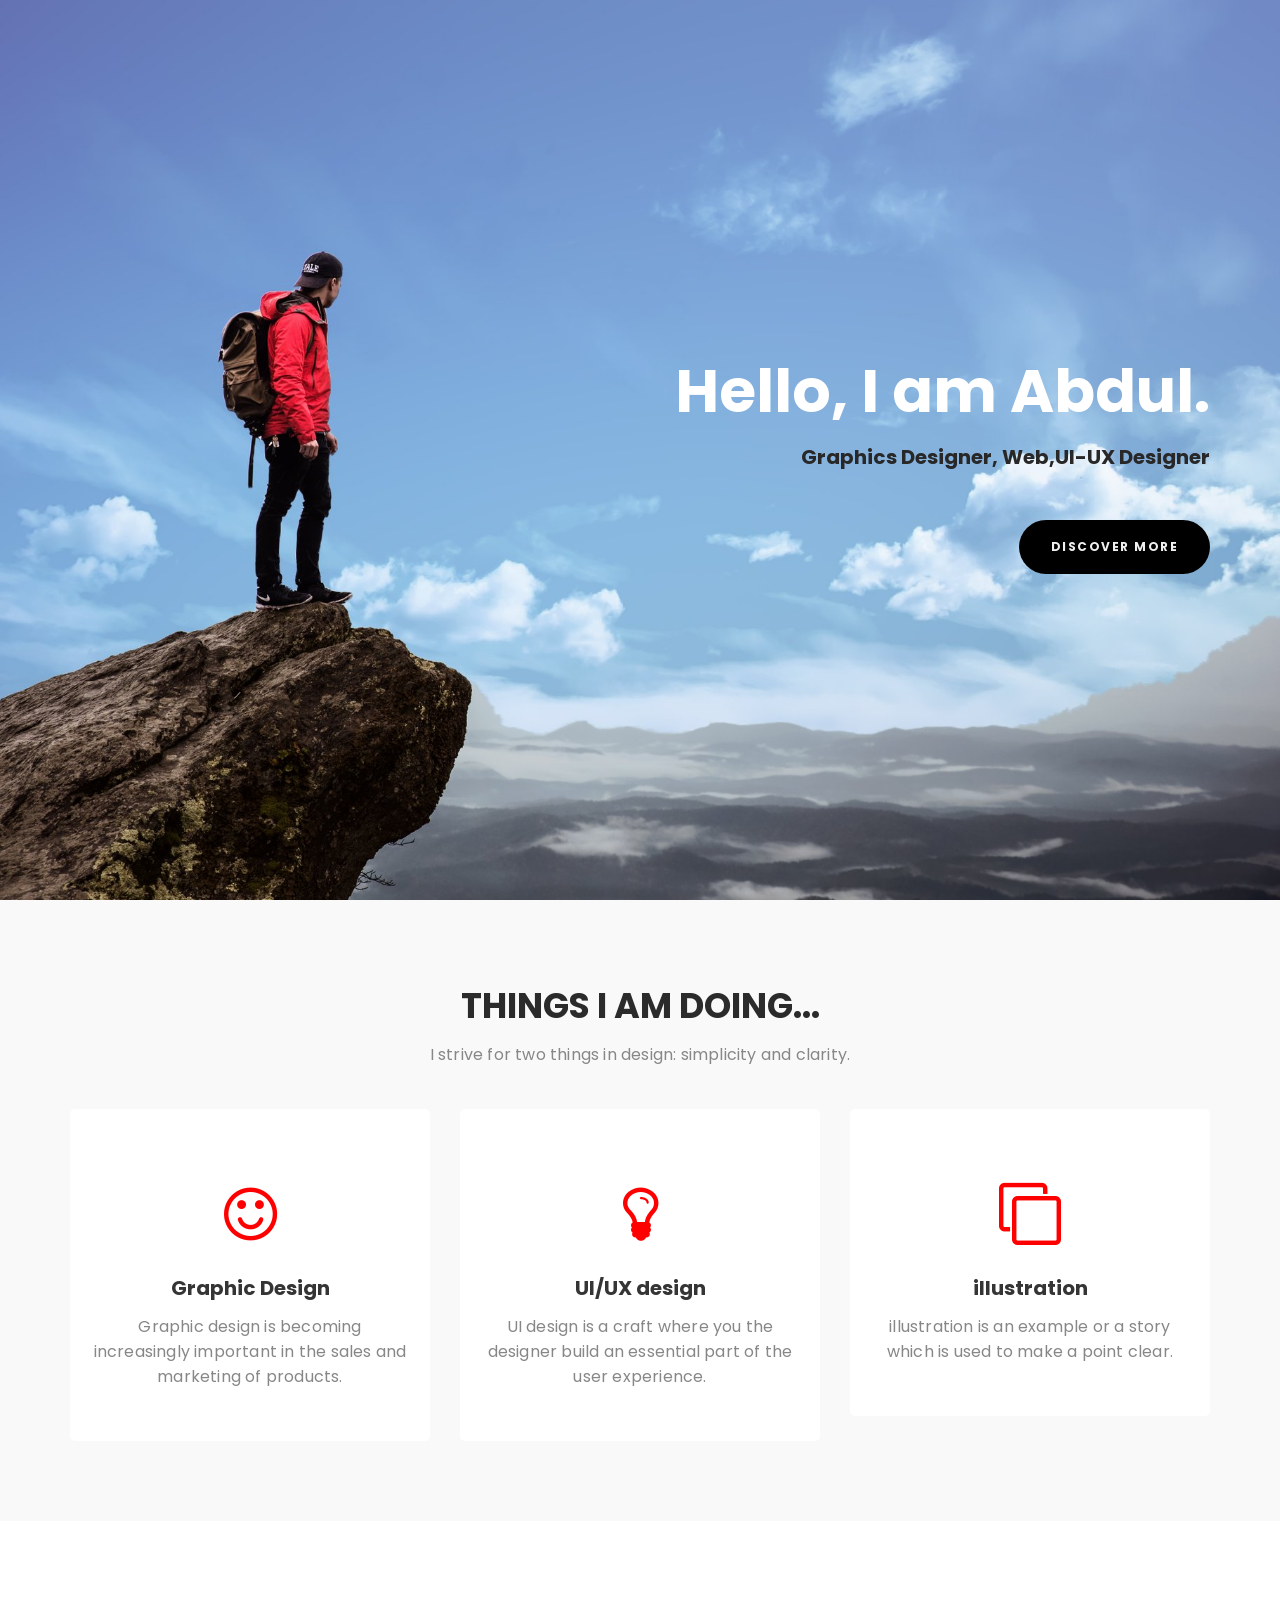
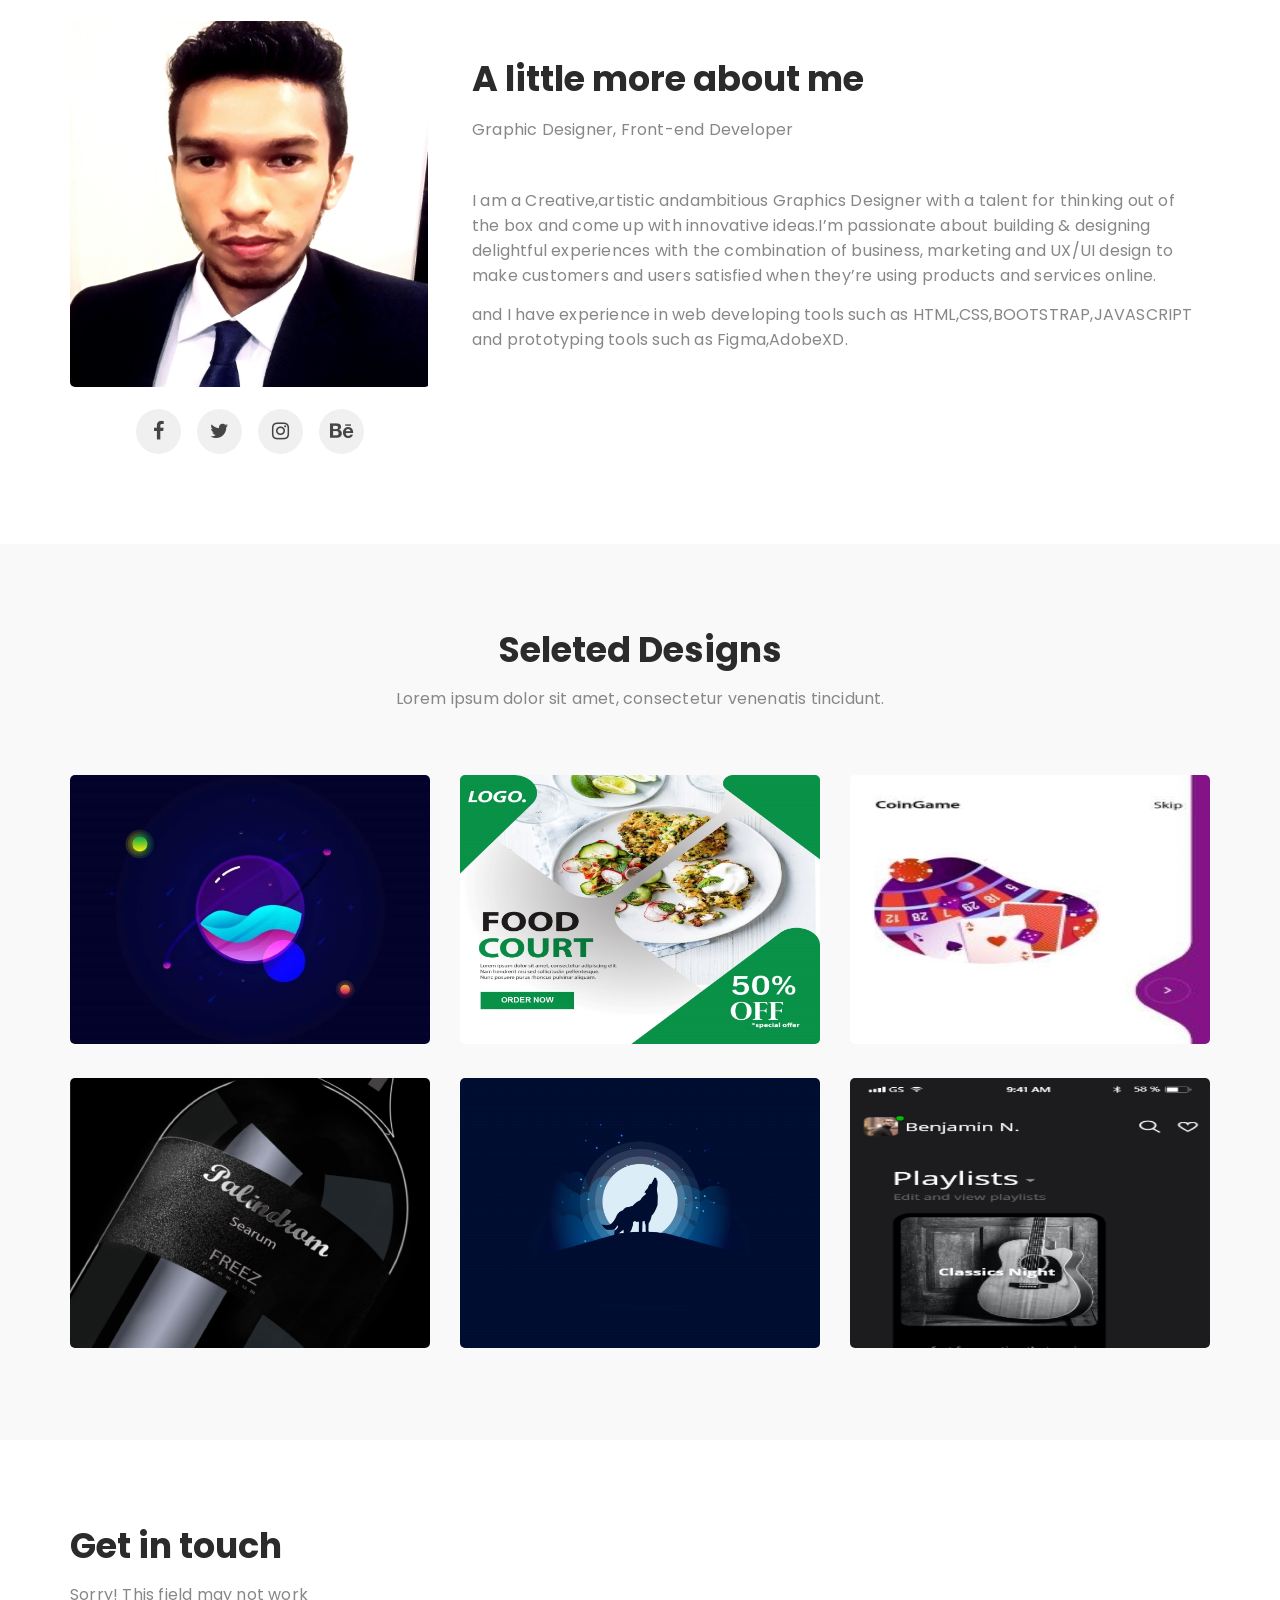
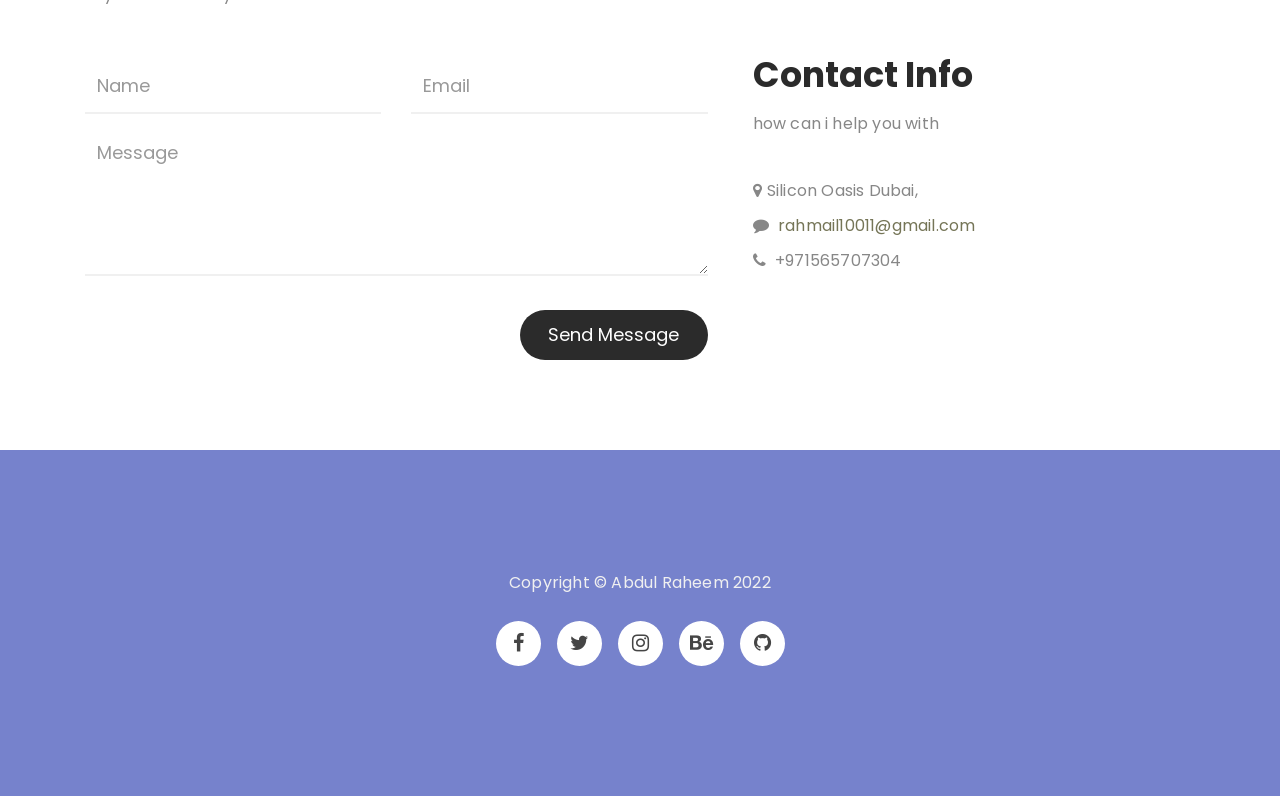
<file: index.html>
<!DOCTYPE html>
<html lang="en">
<head>

<meta charset="UTF-8">
<meta http-equiv="X-UA-Compatible" content="IE=Edge">
<meta name="description" content="">
<meta name="keywords" content="">
<meta name="author" content="">
<meta name="viewport" content="width=device-width, initial-scale=1, maximum-scale=1">

<title>Portfolio</title>
<!--

Template 2087 Kalay

http://www.tooplate.com/view/2087-kalay

-->
<link rel="stylesheet" href="css/bootstrap.min.css">
<link rel="stylesheet" href="css/animate.css">
<link rel="stylesheet" href="css/magnific-popup.css">
<link rel="stylesheet" href="css/font-awesome.min.css">

<!-- MAIN CSS -->
<link rel="stylesheet" href="css/tooplate-style.css">

</head>
<body>

<!-- PRE LOADER -->
<div class="preloader">
     <div class="spinner">
          <span class="spinner-rotate"></span>
     </div>
</div>


<!-- HOME SECTION -->
<section id="home" class="parallax-section">
     <div class="container">
          <div class="row">

               <div class="col-md-offset-5 col-md-7 col-sm-12">
                    <div class="home-thumb">
                         <h1 class="wow fadeInUp" data-wow-delay="0.4s">Hello, I am Abdul.</h1>
                         <h4 class="wow fadeInUp white-color" data-wow-delay="0.6s">Graphics Designer, Web,UI-UX Designer </h4>
                         <a href="#service" class="wow fadeInUp smoothScroll btn btn-default section-btn" data-wow-delay="1s">discover more</a>
                    </div>
               </div>

          </div>
     </div>
</section>


<!-- SERVICE SECTION -->
<section id="service" class="parallax-section">
     <div class="container">
          <div class="row">

               <div class="wow fadeInUp section-title" data-wow-delay="0.2s">
                    <!-- SECTION TITLE -->
                    <h2 class="text-uppercase">things i am doing...</h2>
                    <p>I strive for two things in design: simplicity and clarity.</p>
               </div>

               <div class="col-md-4 col-sm-6 col-lg-4 wow fadeInUp" data-wow-delay="0.4s">
                    <div class="service-thumb">
                         <i class="fa fa-smile-o"></i>
                         <h4>Graphic Design</h4>
                         <p>Graphic design is becoming increasingly important in the sales and marketing of products.</p>
                    </div>
               </div>

               

               <div class="col-md-4 col-sm-6 col-lg-4 wow fadeInUp" data-wow-delay="0.6s">
                    <div class="service-thumb">
                         <i class="fa fa-lightbulb-o"></i>
                         <h4>UI/UX design</h4>
                         <p>UI design is a craft where you the designer build an essential part of the user experience.</p>
                    </div>
               </div>

               <div class="col-md-4 col-sm-6 col-lg-4 wow fadeInUp" data-wow-delay="0.8s">
                    <div class="service-thumb">
                         <i class="fa fa-clone"></i>
                         <h4>illustration</h4>
                         <p>illustration is an example or a story which is used to make a point clear.</p>
                    </div>
               </div>
               
          </div>
     </div>
</section>


<!-- ABOUT SECTION -->
<section id="about" class="parallax-section">
     <div class="container">
          <div class="row">
               
               <div class="col-md-4 col-sm-8">
                    <div class="about-image-thumb">
                         <img src="./images/profile-image.jpg" class="wow fadeInUp img-responsive" data-wow-delay="0.2s" alt="about image">
                         <ul class="social-icon">
                              <li><a href="#" class="fa fa-facebook"></a></li>
                              <li><a href="#" class="fa fa-twitter"></a></li>
                              <li><a href="#" class="fa fa-instagram"></a></li>
                              <li><a href="#" class="fa fa-behance"></a></li>
                         </ul>
                    </div>
               </div>

               <div class="col-md-8 col-sm-12">
                    <div class="about-thumb">
                         <!-- SECTION TITLE -->
                         <div class="wow fadeInUp section-title" data-wow-delay="0.6s">
                              <h2>A little more about me</h2>
                              <p>Graphic Designer, Front-end Developer</p>
                         </div>
                         <div class="wow fadeInUp" data-wow-delay="0.8s">
                              <p>I am a Creative,artistic andambitious Graphics Designer with a talent for thinking out of the box
                                   and come up with innovative ideas.I’m passionate about building & designing delightful experiences with the combination of business, marketing and UX/UI design to make customers and users satisfied when they’re using products and services online.
                              </p>
                              <p>and I have experience in web developing tools such as HTML,CSS,BOOTSTRAP,JAVASCRIPT and
                                   prototyping tools such as Figma,AdobeXD.</p></p>
                         </div>
                    </div>
               </div>

          </div>
     </div>
</section>


<!-- WORK SECTION -->
<section id="work" class="parallax-section">
     <div class="container">
          <div class="row">

               <div class="col-md-12 col-sm-12">
                    <!-- SECTION TITLE -->
                    <div class="wow fadeInUp section-title" data-wow-delay="0.2s">
                         <h2>Seleted Designs</h2>
                         <p>Lorem ipsum dolor sit amet, consectetur venenatis tincidunt.</p>
                    </div>
               </div>

               <div class="wow fadeInUp col-md-4 col-sm-6" data-wow-delay="0.4s">
                    <!-- WORK THUMB -->
                    <div class="work-thumb">
                         <a href="./images/planet.jpg" class="image-popup">
                              <div class="work-thumb-overlay">
                                   <h4 class="white-color">Glass Planet</h4>
                                   <h2>illustration</h2>
                              </div>
                              <img src="./images/planet tub.jpg" class="img-responsive" alt="Work 1">
                         </a>
                    </div>
               </div>

               <div class="wow fadeInUp col-md-4 col-sm-6" data-wow-delay="0.4s">
                    <!-- WORK THUMB -->
                    <div class="work-thumb">
                         <a href="./images/web banner.jpg" class="image-popup">
                              <div class="work-thumb-overlay">
                                   <h4 class="white-color">Social media banner</h4>
                                   <h2>Graphic Design</h2>
                              </div>
                              <img src="./images/web banner tum.jpg" class="img-responsive" alt="Work 2">
                         </a>
                    </div>
               </div>

               <div class="wow fadeInUp col-md-4 col-sm-6" data-wow-delay="0.4s">
                    <!-- WORK THUMB -->
                    <div class="work-thumb">
                         <a href="./images/liquid swipe ui-02.jpg" class="image-popup">
                              <div class="work-thumb-overlay">
                                   <h4 class="white-color">Coin Game</h4>
                                   <h2>UI-UX</h2>
                              </div>
                              <img src="./images/liquid swipe ui tum.jpg" class="img-responsive" alt="Work 3">
                         </a>
                    </div>
               </div>

               <div class="wow fadeInUp col-md-4 col-sm-6" data-wow-delay="0.4s">
                    <!-- WORK THUMB -->
                    <div class="work-thumb">
                         <a href="./images/bottle.png" class="image-popup">
                              <div class="work-thumb-overlay">
                                   <h4 class="white-color">Freez premium</h4>
                                   <h2>Branding</h2>
                              </div>
                              <img src="./images/bottle tmb.png" class="img-responsive" alt="Work 3">
                         </a>
                    </div>
               </div>

               <div class="wow fadeInUp col-md-4 col-sm-6" data-wow-delay="0.4s">
                    <!-- WORK THUMB -->
                    <div class="work-thumb">
                         <a href="https://www.behance.net/gallery/136197689/Homely-furniture-mobile-app-ui/modules/770504867" class="image-popup">
                              <div class="work-thumb-overlay">
                                   <h4 class="white-color">Wolf silhouette</h4>
                                   <h2>illustration</h2>
                              </div>
                              <img src="./images/wolf-01tum.jpg" class="img-responsive" alt="Work 3">
                         </a>
                    </div>
               </div>

               <div class="wow fadeInUp col-md-4 col-sm-6" data-wow-delay="0.4s">
                    <!-- WORK THUMB -->
                    <div class="work-thumb">
                         <a href="./images/iPhone X-XS-11 Pro – 1.png" class="image-popup">
                              <div class="work-thumb-overlay">
                                   <h4 class="white-color">Music app</h4>
                                   <h2>UI-UX</h2>
                              </div>
                              <img src="./images/iphone tum.png" class="img-responsive" alt="Work 3">
                         </a>
                    </div>
               </div>
          </div>
     </div>
</section>


<!-- CONTACT SECTION -->
<section id="contact" class="parallax-section">
     <div class="container">
          <div class="row">

               <div class="col-md-12 col-sm-12">
                    <!-- SECTION TITLE -->
                    <div class="wow fadeInUp section-title" data-wow-delay="0.2s">
                         <h2>Get in touch</h2>
                         <p>Sorry! This field may not work</p>
                    </div>
               </div>

               <div class="col-md-7 col-sm-10">
                    <!-- CONTACT FORM HERE -->
                    <div class="wow fadeInUp" data-wow-delay="0.4s">
                        <form id="contact-form" action="#" method="get">
                              <div class="col-md-6 col-sm-6">
                                   <input type="text" class="form-control" name="name" placeholder="Name" required="">
                              </div>
                              <div class="col-md-6 col-sm-6">
                                   <input type="email" class="form-control" name="email" placeholder="Email" required="">
                              </div>
                              <div class="col-md-12 col-sm-12">
                                   <textarea class="form-control" rows="5" name="message" placeholder="Message" required=""></textarea>
                              </div>
                              <div class="col-md-offset-8 col-md-4 col-sm-offset-6 col-sm-6">
                                   <button id="submit" type="submit" class="form-control" name="submit">Send Message</button>
                              </div>
                        </form>
                    </div>
               </div>

               <div class="col-md-5 col-sm-8">
                    <!-- CONTACT INFO -->
                    <div class="wow fadeInUp contact-info" data-wow-delay="0.4s">
                         <div class="section-title">
                              <h2>Contact Info</h2>
                              <p>how can i help you with</p>
                         </div>
                         
                         <p><i class="fa fa-map-marker"></i>Silicon Oasis Dubai,</p>
                         <p><i class="fa fa-comment"></i> <a href="mailto:info@company.com">rahmail10011@gmail.com</a></p>
                         <p><i class="fa fa-phone"></i> +971565707304</p>
                    </div>
               </div>

          </div>
     </div>
</section>


<!-- FOOTER SECTION -->
<footer>
    <div class="container">
        <div class="row">

               <div class="wow fadeInUp col-md-12 col-sm-12" data-wow-delay="0.8s">
                    <p class="white-color">Copyright &copy; Abdul Raheem 2022
                    </p>
                    <div class="wow fadeInUp" data-wow-delay="1s">
                         <ul class="social-icon">
                              <li><a href="#" class="fa fa-facebook"></a></li>
                              <li><a href="#" class="fa fa-twitter"></a></li>
                              <li><a href="#" class="fa fa-instagram"></a></li>
                              <li><a href="#" class="fa fa-behance"></a></li>
                              <li><a href="#" class="fa fa-github"></a></li>
                         </ul>
                    </div>
          </div>
     </div>
</footer>

<!-- SCRIPTS -->
<script src="js/jquery.js"></script>
<script src="js/bootstrap.min.js"></script>
<script src="js/jquery.parallax.js"></script>
<script src="js/smoothscroll.js"></script>
<script src="js/jquery.magnific-popup.min.js"></script>
<script src="js/magnific-popup-options.js"></script>
<script src="js/wow.min.js"></script>
<script src="js/custom.js"></script>
</body>
</html>
</file>
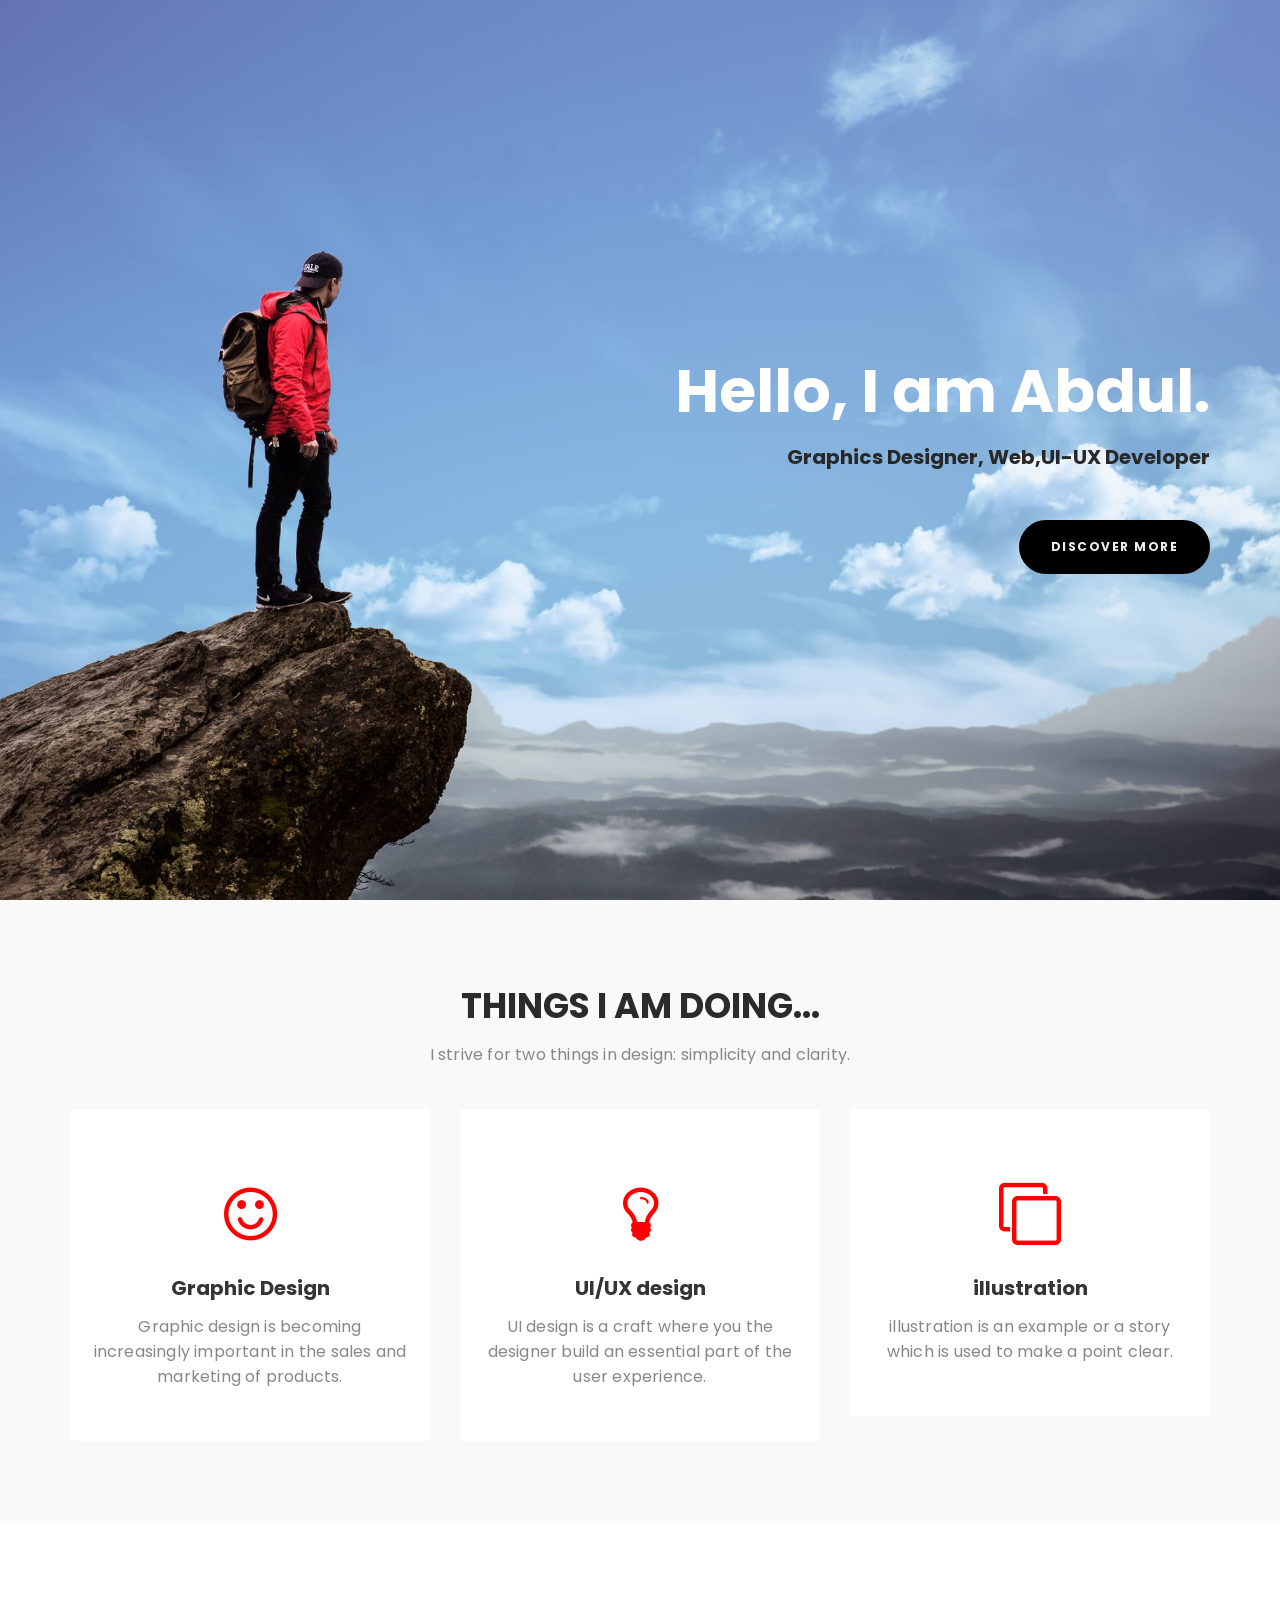
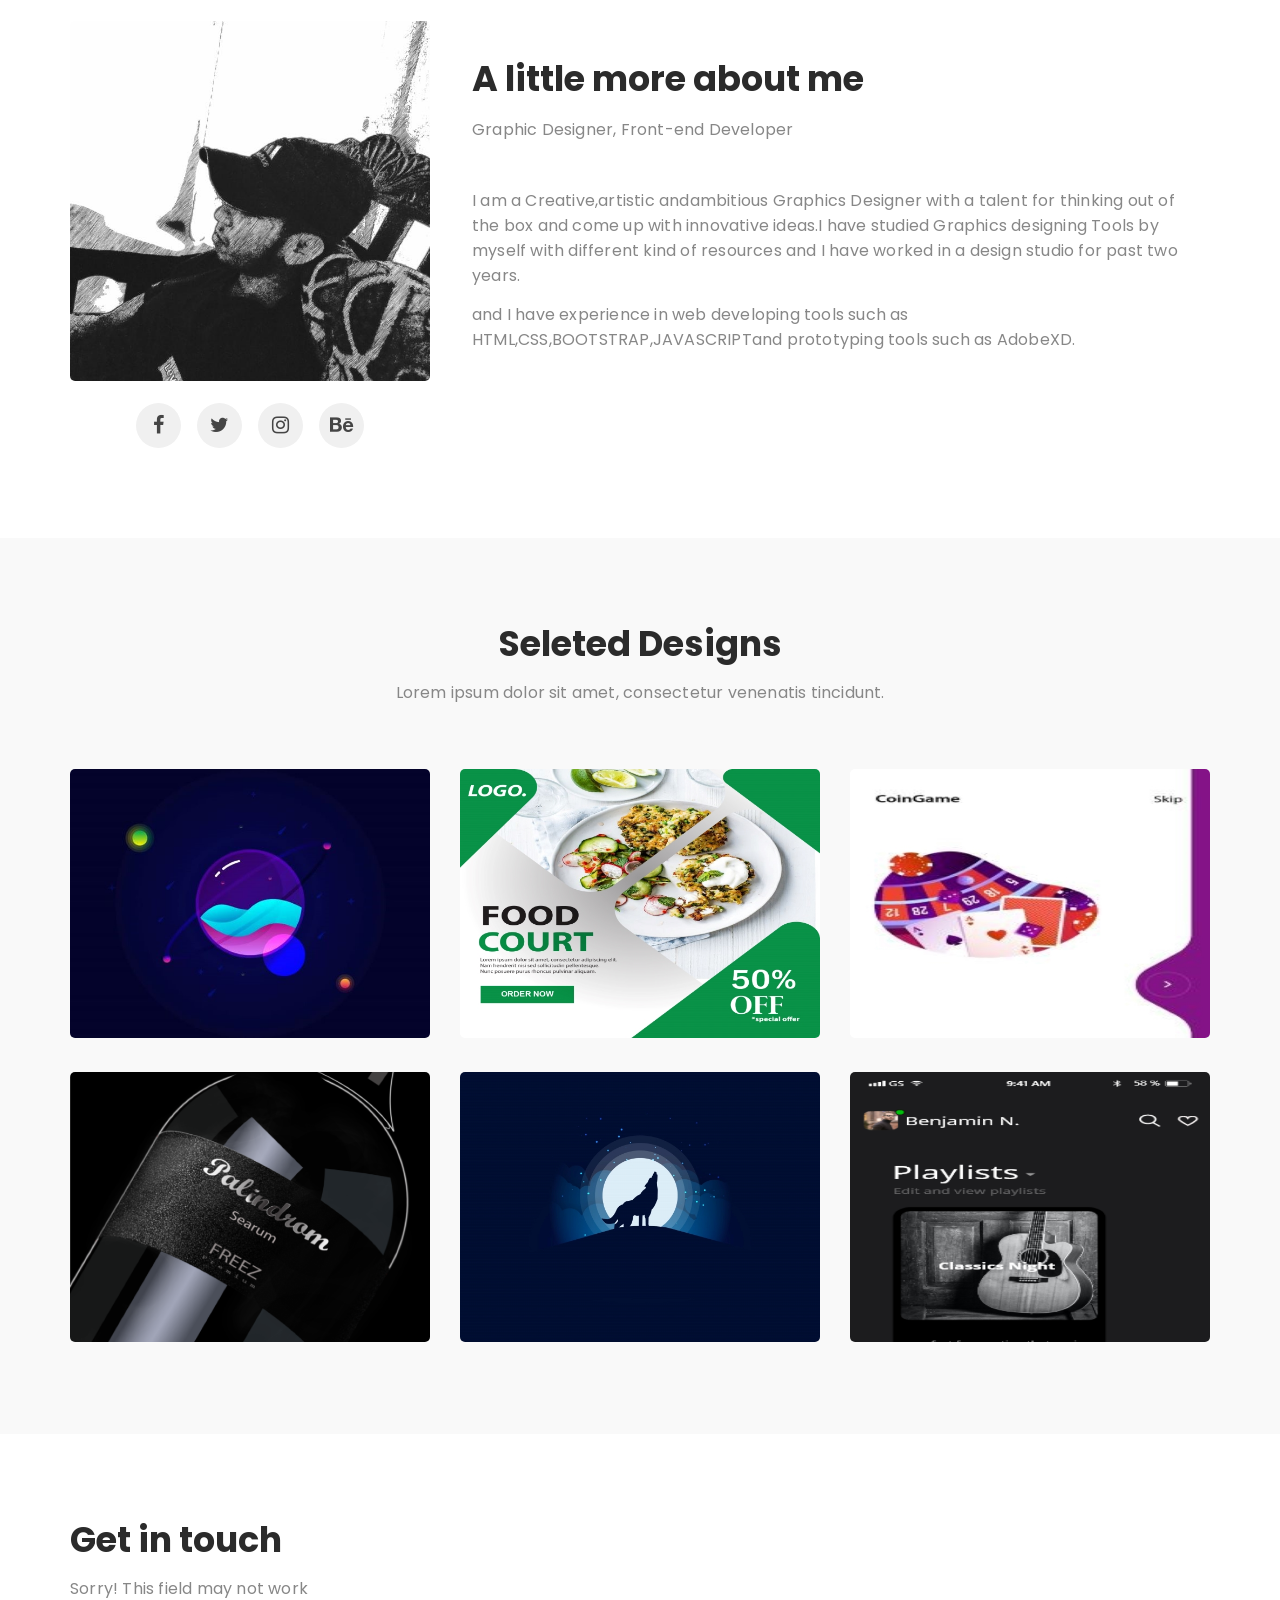
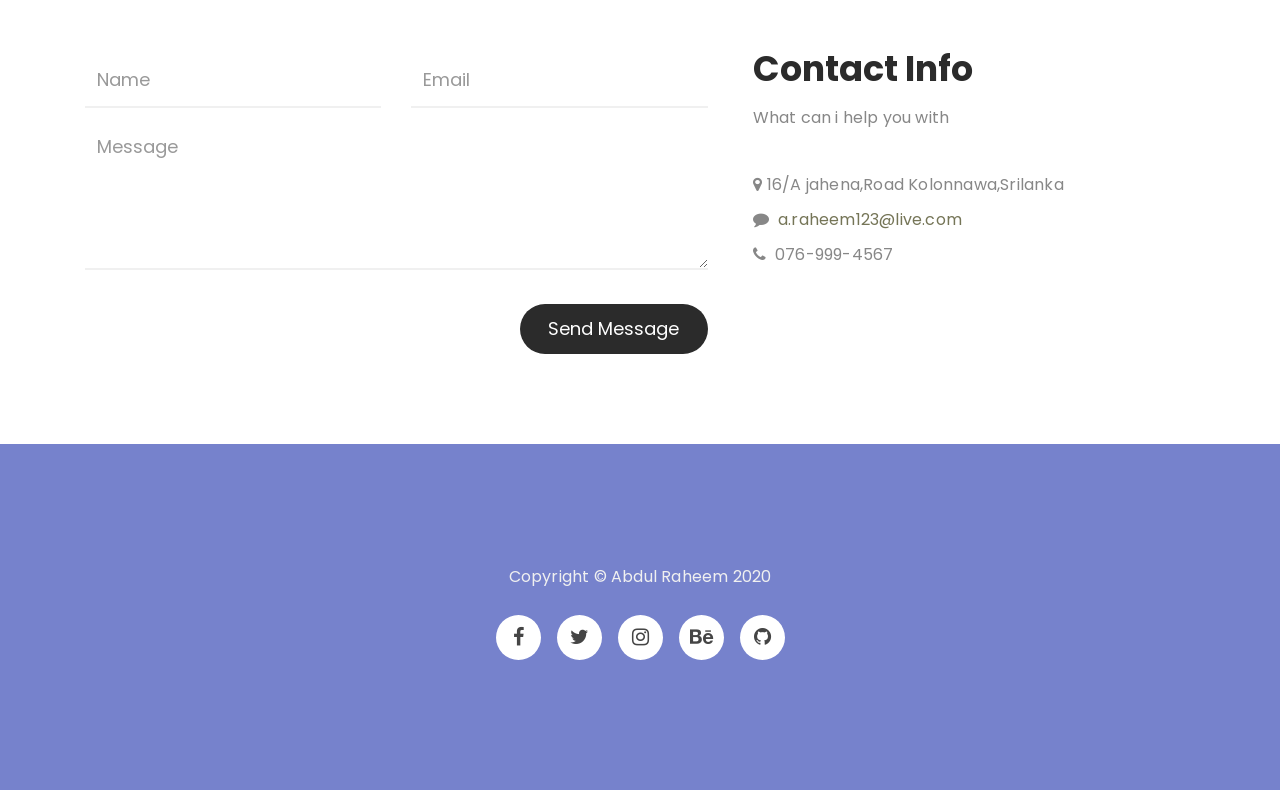
<file: mycv/index.html>
<!DOCTYPE html>
<html lang="en">
<head>

<meta charset="UTF-8">
<meta http-equiv="X-UA-Compatible" content="IE=Edge">
<meta name="description" content="">
<meta name="keywords" content="">
<meta name="author" content="">
<meta name="viewport" content="width=device-width, initial-scale=1, maximum-scale=1">

<title>Portfolio</title>
<!--

Template 2087 Kalay

http://www.tooplate.com/view/2087-kalay

-->
<link rel="stylesheet" href="css/bootstrap.min.css">
<link rel="stylesheet" href="css/animate.css">
<link rel="stylesheet" href="css/magnific-popup.css">
<link rel="stylesheet" href="css/font-awesome.min.css">

<!-- MAIN CSS -->
<link rel="stylesheet" href="css/tooplate-style.css">

</head>
<body>

<!-- PRE LOADER -->
<div class="preloader">
     <div class="spinner">
          <span class="spinner-rotate"></span>
     </div>
</div>


<!-- HOME SECTION -->
<section id="home" class="parallax-section">
     <div class="container">
          <div class="row">

               <div class="col-md-offset-5 col-md-7 col-sm-12">
                    <div class="home-thumb">
                         <h1 class="wow fadeInUp" data-wow-delay="0.4s">Hello, I am Abdul.</h1>
                         <h4 class="wow fadeInUp white-color" data-wow-delay="0.6s">Graphics Designer, Web,UI-UX Developer </h4>
                         <a href="#service" class="wow fadeInUp smoothScroll btn btn-default section-btn" data-wow-delay="1s">discover more</a>
                    </div>
               </div>

          </div>
     </div>
</section>


<!-- SERVICE SECTION -->
<section id="service" class="parallax-section">
     <div class="container">
          <div class="row">

               <div class="wow fadeInUp section-title" data-wow-delay="0.2s">
                    <!-- SECTION TITLE -->
                    <h2 class="text-uppercase">things i am doing...</h2>
                    <p>I strive for two things in design: simplicity and clarity.</p>
               </div>

               <div class="col-md-4 col-sm-6 col-lg-4 wow fadeInUp" data-wow-delay="0.4s">
                    <div class="service-thumb">
                         <i class="fa fa-smile-o"></i>
                         <h4>Graphic Design</h4>
                         <p>Graphic design is becoming increasingly important in the sales and marketing of products.</p>
                    </div>
               </div>

               

               <div class="col-md-4 col-sm-6 col-lg-4 wow fadeInUp" data-wow-delay="0.6s">
                    <div class="service-thumb">
                         <i class="fa fa-lightbulb-o"></i>
                         <h4>UI/UX design</h4>
                         <p>UI design is a craft where you the designer build an essential part of the user experience.</p>
                    </div>
               </div>

               <div class="col-md-4 col-sm-6 col-lg-4 wow fadeInUp" data-wow-delay="0.8s">
                    <div class="service-thumb">
                         <i class="fa fa-clone"></i>
                         <h4>illustration</h4>
                         <p>illustration is an example or a story which is used to make a point clear.</p>
                    </div>
               </div>
               
          </div>
     </div>
</section>


<!-- ABOUT SECTION -->
<section id="about" class="parallax-section">
     <div class="container">
          <div class="row">
               
               <div class="col-md-4 col-sm-8">
                    <div class="about-image-thumb">
                         <img src="images/profile-image.jpg" class="wow fadeInUp img-responsive" data-wow-delay="0.2s" alt="about image">
                         <ul class="social-icon">
                              <li><a href="#" class="fa fa-facebook"></a></li>
                              <li><a href="#" class="fa fa-twitter"></a></li>
                              <li><a href="#" class="fa fa-instagram"></a></li>
                              <li><a href="#" class="fa fa-behance"></a></li>
                         </ul>
                    </div>
               </div>

               <div class="col-md-8 col-sm-12">
                    <div class="about-thumb">
                         <!-- SECTION TITLE -->
                         <div class="wow fadeInUp section-title" data-wow-delay="0.6s">
                              <h2>A little more about me</h2>
                              <p>Graphic Designer, Front-end Developer</p>
                         </div>
                         <div class="wow fadeInUp" data-wow-delay="0.8s">
                              <p>I am a Creative,artistic andambitious Graphics Designer with a talent for thinking out of the box
                                   and come up with innovative ideas.I have studied Graphics designing Tools by myself with
                                   different kind of resources and I have worked in a design studio for past two years.
                                   
                              <p>and I have experience in web developing tools such as HTML,CSS,BOOTSTRAP,JAVASCRIPTand
                                   prototyping tools such as AdobeXD.</p></p>
                         </div>
                    </div>
               </div>

          </div>
     </div>
</section>


<!-- WORK SECTION -->
<section id="work" class="parallax-section">
     <div class="container">
          <div class="row">

               <div class="col-md-12 col-sm-12">
                    <!-- SECTION TITLE -->
                    <div class="wow fadeInUp section-title" data-wow-delay="0.2s">
                         <h2>Seleted Designs</h2>
                         <p>Lorem ipsum dolor sit amet, consectetur venenatis tincidunt.</p>
                    </div>
               </div>

               <div class="wow fadeInUp col-md-4 col-sm-6" data-wow-delay="0.4s">
                    <!-- WORK THUMB -->
                    <div class="work-thumb">
                         <a href="./images/planet.jpg" class="image-popup">
                              <div class="work-thumb-overlay">
                                   <h4 class="white-color">Glass Planet</h4>
                                   <h2>illustration</h2>
                              </div>
                              <img src="./images/planet tub.jpg" class="img-responsive" alt="Work 1">
                         </a>
                    </div>
               </div>

               <div class="wow fadeInUp col-md-4 col-sm-6" data-wow-delay="0.4s">
                    <!-- WORK THUMB -->
                    <div class="work-thumb">
                         <a href="./images/web banner.jpg" class="image-popup">
                              <div class="work-thumb-overlay">
                                   <h4 class="white-color">Social media banner</h4>
                                   <h2>Graphic Design</h2>
                              </div>
                              <img src="./images/web banner tum.jpg" class="img-responsive" alt="Work 2">
                         </a>
                    </div>
               </div>

               <div class="wow fadeInUp col-md-4 col-sm-6" data-wow-delay="0.4s">
                    <!-- WORK THUMB -->
                    <div class="work-thumb">
                         <a href="./images/liquid swipe ui-02.jpg" class="image-popup">
                              <div class="work-thumb-overlay">
                                   <h4 class="white-color">Coin Game</h4>
                                   <h2>UI-UX</h2>
                              </div>
                              <img src="./images/liquid swipe ui tum.jpg" class="img-responsive" alt="Work 3">
                         </a>
                    </div>
               </div>

               <div class="wow fadeInUp col-md-4 col-sm-6" data-wow-delay="0.4s">
                    <!-- WORK THUMB -->
                    <div class="work-thumb">
                         <a href="./images/bottle.png" class="image-popup">
                              <div class="work-thumb-overlay">
                                   <h4 class="white-color">Freez premium</h4>
                                   <h2>Branding</h2>
                              </div>
                              <img src="./images/bottle tmb.png" class="img-responsive" alt="Work 3">
                         </a>
                    </div>
               </div>

               <div class="wow fadeInUp col-md-4 col-sm-6" data-wow-delay="0.4s">
                    <!-- WORK THUMB -->
                    <div class="work-thumb">
                         <a href="./images/wolf-01.jpg" class="image-popup">
                              <div class="work-thumb-overlay">
                                   <h4 class="white-color">Wolf silhouette</h4>
                                   <h2>illustration</h2>
                              </div>
                              <img src="./images/wolf-01tum.jpg" class="img-responsive" alt="Work 3">
                         </a>
                    </div>
               </div>

               <div class="wow fadeInUp col-md-4 col-sm-6" data-wow-delay="0.4s">
                    <!-- WORK THUMB -->
                    <div class="work-thumb">
                         <a href="./images/iPhone X-XS-11 Pro – 1.png" class="image-popup">
                              <div class="work-thumb-overlay">
                                   <h4 class="white-color">Music app</h4>
                                   <h2>UI-UX</h2>
                              </div>
                              <img src="./images/iphone tum.png" class="img-responsive" alt="Work 3">
                         </a>
                    </div>
               </div>
          </div>
     </div>
</section>


<!-- CONTACT SECTION -->
<section id="contact" class="parallax-section">
     <div class="container">
          <div class="row">

               <div class="col-md-12 col-sm-12">
                    <!-- SECTION TITLE -->
                    <div class="wow fadeInUp section-title" data-wow-delay="0.2s">
                         <h2>Get in touch</h2>
                         <p>Sorry! This field may not work</p>
                    </div>
               </div>

               <div class="col-md-7 col-sm-10">
                    <!-- CONTACT FORM HERE -->
                    <div class="wow fadeInUp" data-wow-delay="0.4s">
                        <form id="contact-form" action="#" method="get">
                              <div class="col-md-6 col-sm-6">
                                   <input type="text" class="form-control" name="name" placeholder="Name" required="">
                              </div>
                              <div class="col-md-6 col-sm-6">
                                   <input type="email" class="form-control" name="email" placeholder="Email" required="">
                              </div>
                              <div class="col-md-12 col-sm-12">
                                   <textarea class="form-control" rows="5" name="message" placeholder="Message" required=""></textarea>
                              </div>
                              <div class="col-md-offset-8 col-md-4 col-sm-offset-6 col-sm-6">
                                   <button id="submit" type="submit" class="form-control" name="submit">Send Message</button>
                              </div>
                        </form>
                    </div>
               </div>

               <div class="col-md-5 col-sm-8">
                    <!-- CONTACT INFO -->
                    <div class="wow fadeInUp contact-info" data-wow-delay="0.4s">
                         <div class="section-title">
                              <h2>Contact Info</h2>
                              <p>What can i help you with</p>
                         </div>
                         
                         <p><i class="fa fa-map-marker"></i>16/A jahena,Road Kolonnawa,Srilanka</p>
                         <p><i class="fa fa-comment"></i> <a href="mailto:info@company.com">a.raheem123@live.com</a></p>
                         <p><i class="fa fa-phone"></i> 076-999-4567</p>
                    </div>
               </div>

          </div>
     </div>
</section>


<!-- FOOTER SECTION -->
<footer>
    <div class="container">
        <div class="row">

               <div class="wow fadeInUp col-md-12 col-sm-12" data-wow-delay="0.8s">
                    <p class="white-color">Copyright &copy; Abdul Raheem 2020
                    </p>
                    <div class="wow fadeInUp" data-wow-delay="1s">
                         <ul class="social-icon">
                              <li><a href="#" class="fa fa-facebook"></a></li>
                              <li><a href="#" class="fa fa-twitter"></a></li>
                              <li><a href="#" class="fa fa-instagram"></a></li>
                              <li><a href="#" class="fa fa-behance"></a></li>
                              <li><a href="#" class="fa fa-github"></a></li>
                         </ul>
                    </div>
          </div>
     </div>
</footer>

<!-- SCRIPTS -->
<script src="js/jquery.js"></script>
<script src="js/bootstrap.min.js"></script>
<script src="js/jquery.parallax.js"></script>
<script src="js/smoothscroll.js"></script>
<script src="js/jquery.magnific-popup.min.js"></script>
<script src="js/magnific-popup-options.js"></script>
<script src="js/wow.min.js"></script>
<script src="js/custom.js"></script>
</body>
</html>
</file>
<file: css/tooplate-style.css>
@import url('https://fonts.googleapis.com/css?family=Poppins:300,400');

body {
    background: #ffffff;
    font-family: 'Poppins', sans-serif;
    font-style: normal;
    font-weight: normal;
    overflow-x: hidden;
}

html, body {
  width: 100%;
  height: 100%;
}



/*---------------------------------------
  Typorgraphy              
-----------------------------------------*/

h1,h2,h3,h4,h5,h6 {
  font-style: normal;
  font-weight: bold;
  letter-spacing: 0px;
}

h1 {
  color: #ffffff;
  font-size: 45px;
  line-height: normal;
}

h2 {
  color: #2b2b2b;
  font-size: 35px;
  line-height: 52px;
  margin-top: 0px;
}

h3 {
  color: #282828;
  font-size: 16px;
  line-height: 32px;
  letter-spacing: 6px;
  text-transform: uppercase;
}

h4 {
  color: #353535;
  font-size: 20px;
}

p {
  color: #878787;
  font-size: 16px;
  font-weight: normal;
  line-height: 25px;
  letter-spacing: 0.2px;
}

.bg-grey {
  background: #2b2b2b !important;
}

.white-color {
  color: #f0f0f0;
}



/*---------------------------------------
  Buttons               
-----------------------------------------*/

.section-btn {
  background: #000000;
  border: none;
  border-radius: 50px;
  color: #f0f0f0;
  font-size: 12px;
  font-weight: bold;
  letter-spacing: 1.5px;
  padding: 18px 32px;
  margin-top: 42px;
  text-transform: uppercase;
  -webkit-transition: all ease-in-out 0.4s;
  transition: all ease-in-out 0.4s;
}

.section-btn:focus,
.section-btn:hover {
  background: #ffffff;
  color: #000000;
}



/*---------------------------------------
  General               
-----------------------------------------*/

html{
  -webkit-font-smoothing: antialiased;
}

a {
  color: #757557;
  -webkit-transition: 0.5s;
  transition: 0.5s;
  text-decoration: none !important;
}

a:hover, a:active, a:focus {
  color: red;
  outline: none;
}

* {
  -webkit-box-sizing: border-box;
  box-sizing: border-box;
}

*:before,
*:after {
  -webkit-box-sizing: border-box;
  box-sizing: border-box;
}

.parallax-section {
  background-attachment: fixed !important;
  background-size: cover !important;
}

.section-title {
  margin: 0;
  padding-bottom: 32px;
}

#service, #about, #work,
#contact, footer {
  position: relative;
  padding-top: 80px;
  padding-bottom: 80px;
}

#service, #work {
  background: #f9f9f9;
  text-align: center;
}


/*---------------------------------------
  Pre loader section              
-----------------------------------------*/

.preloader {
  position: fixed;
  top: 0;
  left: 0;
  width: 100%;
  height: 100%;
  z-index: 99999;
  display: flex;
  flex-flow: row nowrap;
  justify-content: center;
  align-items: center;
  background: none repeat scroll 0 0 #ffffff;
}

.spinner {
  border: 1px solid transparent;
  border-radius: 5px;
  position: relative;
}

.spinner:before {
  content: '';
  box-sizing: border-box;
  position: absolute;
  top: 50%;
  left: 50%;
  width: 65px;
  height: 65px;
  margin-top: -10px;
  margin-left: -10px;
  border-radius: 50%;
  border: 2px solid #454545;
  border-top-color: #ffffff;
  animation: spinner .9s linear infinite;
}

@-webkit-@keyframes spinner {
  to {transform: rotate(360deg);}
}

@keyframes spinner {
  to {transform: rotate(360deg);}
}



/*---------------------------------------
  Home section              
-----------------------------------------*/

#home {
  background: url(../images/home-bg.jpg) 50% 0 repeat-y fixed;
  background-size: cover;
  background-position: center center;
  display: -webkit-box;
  display: -webkit-flex;
   display: -ms-flexbox;
  display: flex;
  -webkit-box-align: center;
  -webkit-align-items: center;
  -ms-flex-align: center;
   align-items: center;
  height: 100vh;
  position: relative;
  text-align: right;
}
.home-thumb h1{
  font-size: 60px;
}
.home-thumb h4{
  color: #282828;
}



/*---------------------------------------
  Service section              
-----------------------------------------*/

.service-thumb {
  background: #ffffff;
  border-radius: 5px;
  padding: 42px 22px;
  cursor: crosshair;
  position: relative;
  top: 0;
  -webkit-transition: all ease-in-out 0.4s;
  transition: all ease-in-out 0.4s;
}

.service-thumb:hover {
  background: #2b2b2b;
  top: -5px;
}

.service-thumb:hover .fa,
.service-thumb:hover h4 {
  color: #ffffff;
}

.service-thumb h4 {
  padding-bottom: 5px;
}

.service-thumb .fa {
  color: red;
  font-size: 62px;
  text-align: center;
  margin-top: 32px;
  margin-bottom: 22px;
}

.bg-grey .fa {
  color: #ffffff;
}



/*---------------------------------------
  About section              
-----------------------------------------*/

#about {
  padding-top: 100px;
}

.about-image-thumb img {
  border-radius: 5px;
  margin-bottom: 22px;
}

.about-image-thumb .social-icon li a {
  background: #f0f0f0;
}

.about-thumb {
  padding: 32px 12px;
}

.about-thumb p {
  padding: 2px 0;
}



/*---------------------------------------
  Work section              
-----------------------------------------*/

.work-thumb {
  margin: 22px 0 12px 0;
  padding: 0;
  overflow: hidden;
  position: relative;
  text-align: left;
}

.work-thumb img {
  border-radius: 5px;
}

.work-thumb h2 {
  font-size: 25px;
}

.work-thumb-overlay {
  position: absolute;
  background: #7682cc;
  border-radius: 5px;
  cursor: crosshair;
  opacity: 0;
  width: 100%;
  height: 100%;
  padding: 82px 42px;
  -webkit-transition: all ease-in-out 0.4s;
  transition: all ease-in-out 0.4s;
}

.work-thumb:hover .work-thumb-overlay {
  opacity: 1;
}



/*---------------------------------------
  Contact section              
-----------------------------------------*/

.contact-info .fa {
  padding-right: 5px;
}

#contact .form-control {
  border: none;
  border-bottom: 2px solid #f0f0f0;
  border-radius: 0px;
  box-shadow: none;
  font-size: 18px;
  margin-top: 10px;
  margin-bottom: 10px;
  -webkit-transition: all ease-in-out 0.4s;
  transition: all ease-in-out 0.4s;
}

#contact .form-control:focus {
  border-bottom-color: #999999;
}

#contact input {
  height: 55px;
}

#contact button#submit {
  background: #2b2b2b;
  border: none;
  border-radius: 50px;
  color: #ffffff;
  height: 50px;
  margin-top: 24px;
}

#contact button#submit:hover {
  background: #7682cc;
  color: #ffffff;
}



/*---------------------------------------
  Footer section              
-----------------------------------------*/

footer {
  background: #7682cc;
  text-align: center;
  padding: 120px 0;
}

footer p {
  padding-bottom: 16px;
}



/*---------------------------------------
  Social icon             
-----------------------------------------*/

.social-icon {
  position: relative;
  padding: 0;
  margin: 0;
  text-align: center;
}

.social-icon li {
  display: inline-block;
  list-style: none;
}

.social-icon li a {
  background: #ffffff;
  border-radius: 100%;
  color: #454545;
  cursor: pointer;
  font-size: 20px;
  text-decoration: none;
  transition: all 0.4s ease-in-out;
  width: 45px;
  height: 45px;
  line-height: 45px;
  text-align: center;
  vertical-align: middle;
  position: relative;
  top: 0;
  margin: 0px 6px 10px 6px;
}

.social-icon li a:hover {
  background: red;
  color: #ffffff;
  transform: scale(1.1);
  top: -5px;
}



/*---------------------------------------
  Mobile Responsive styles              
-----------------------------------------*/

@media (max-width: 980px) {
  #home {
    height: 55vh;
  }

  .service-thumb {
    margin-top: 12px;
    margin-bottom: 22px;
  }

  .contact-info {
    margin-top: 22px;
  }
}


@media (max-width: 768px) {
  #home {
    height: 85vh;
  }
}


@media (max-width: 580px) {

  h1 {
    font-size: 29px;
  }

  h2 {
    font-size: 23px;
  }

  #home {
    height: 95vh;
  }

  .contact-info {
    margin-top: 42px;
  }
}


@media (max-width: 320px) {
  #home {
    height: 125vh;
  }
}
</file>
<file: mycv/css/tooplate-style.css>
@import url('https://fonts.googleapis.com/css?family=Poppins:300,400');

body {
    background: #ffffff;
    font-family: 'Poppins', sans-serif;
    font-style: normal;
    font-weight: normal;
    overflow-x: hidden;
}

html, body {
  width: 100%;
  height: 100%;
}



/*---------------------------------------
  Typorgraphy              
-----------------------------------------*/

h1,h2,h3,h4,h5,h6 {
  font-style: normal;
  font-weight: bold;
  letter-spacing: 0px;
}

h1 {
  color: #ffffff;
  font-size: 45px;
  line-height: normal;
}

h2 {
  color: #2b2b2b;
  font-size: 35px;
  line-height: 52px;
  margin-top: 0px;
}

h3 {
  color: #282828;
  font-size: 16px;
  line-height: 32px;
  letter-spacing: 6px;
  text-transform: uppercase;
}

h4 {
  color: #353535;
  font-size: 20px;
}

p {
  color: #878787;
  font-size: 16px;
  font-weight: normal;
  line-height: 25px;
  letter-spacing: 0.2px;
}

.bg-grey {
  background: #2b2b2b !important;
}

.white-color {
  color: #f0f0f0;
}



/*---------------------------------------
  Buttons               
-----------------------------------------*/

.section-btn {
  background: #000000;
  border: none;
  border-radius: 50px;
  color: #f0f0f0;
  font-size: 12px;
  font-weight: bold;
  letter-spacing: 1.5px;
  padding: 18px 32px;
  margin-top: 42px;
  text-transform: uppercase;
  -webkit-transition: all ease-in-out 0.4s;
  transition: all ease-in-out 0.4s;
}

.section-btn:focus,
.section-btn:hover {
  background: #ffffff;
  color: #000000;
}



/*---------------------------------------
  General               
-----------------------------------------*/

html{
  -webkit-font-smoothing: antialiased;
}

a {
  color: #757557;
  -webkit-transition: 0.5s;
  transition: 0.5s;
  text-decoration: none !important;
}

a:hover, a:active, a:focus {
  color: red;
  outline: none;
}

* {
  -webkit-box-sizing: border-box;
  box-sizing: border-box;
}

*:before,
*:after {
  -webkit-box-sizing: border-box;
  box-sizing: border-box;
}

.parallax-section {
  background-attachment: fixed !important;
  background-size: cover !important;
}

.section-title {
  margin: 0;
  padding-bottom: 32px;
}

#service, #about, #work,
#contact, footer {
  position: relative;
  padding-top: 80px;
  padding-bottom: 80px;
}

#service, #work {
  background: #f9f9f9;
  text-align: center;
}


/*---------------------------------------
  Pre loader section              
-----------------------------------------*/

.preloader {
  position: fixed;
  top: 0;
  left: 0;
  width: 100%;
  height: 100%;
  z-index: 99999;
  display: flex;
  flex-flow: row nowrap;
  justify-content: center;
  align-items: center;
  background: none repeat scroll 0 0 #ffffff;
}

.spinner {
  border: 1px solid transparent;
  border-radius: 5px;
  position: relative;
}

.spinner:before {
  content: '';
  box-sizing: border-box;
  position: absolute;
  top: 50%;
  left: 50%;
  width: 65px;
  height: 65px;
  margin-top: -10px;
  margin-left: -10px;
  border-radius: 50%;
  border: 2px solid #454545;
  border-top-color: #ffffff;
  animation: spinner .9s linear infinite;
}

@-webkit-@keyframes spinner {
  to {transform: rotate(360deg);}
}

@keyframes spinner {
  to {transform: rotate(360deg);}
}



/*---------------------------------------
  Home section              
-----------------------------------------*/

#home {
  background: url(../images/home-bg.jpg) 50% 0 repeat-y fixed;
  background-size: cover;
  background-position: center center;
  display: -webkit-box;
  display: -webkit-flex;
   display: -ms-flexbox;
  display: flex;
  -webkit-box-align: center;
  -webkit-align-items: center;
  -ms-flex-align: center;
   align-items: center;
  height: 100vh;
  position: relative;
  text-align: right;
}
.home-thumb h1{
  font-size: 60px;
}
.home-thumb h4{
  color: #282828;
}



/*---------------------------------------
  Service section              
-----------------------------------------*/

.service-thumb {
  background: #ffffff;
  border-radius: 5px;
  padding: 42px 22px;
  cursor: crosshair;
  position: relative;
  top: 0;
  -webkit-transition: all ease-in-out 0.4s;
  transition: all ease-in-out 0.4s;
}

.service-thumb:hover {
  background: #2b2b2b;
  top: -5px;
}

.service-thumb:hover .fa,
.service-thumb:hover h4 {
  color: #ffffff;
}

.service-thumb h4 {
  padding-bottom: 5px;
}

.service-thumb .fa {
  color: red;
  font-size: 62px;
  text-align: center;
  margin-top: 32px;
  margin-bottom: 22px;
}

.bg-grey .fa {
  color: #ffffff;
}



/*---------------------------------------
  About section              
-----------------------------------------*/

#about {
  padding-top: 100px;
}

.about-image-thumb img {
  border-radius: 5px;
  margin-bottom: 22px;
}

.about-image-thumb .social-icon li a {
  background: #f0f0f0;
}

.about-thumb {
  padding: 32px 12px;
}

.about-thumb p {
  padding: 2px 0;
}



/*---------------------------------------
  Work section              
-----------------------------------------*/

.work-thumb {
  margin: 22px 0 12px 0;
  padding: 0;
  overflow: hidden;
  position: relative;
  text-align: left;
}

.work-thumb img {
  border-radius: 5px;
}

.work-thumb h2 {
  font-size: 25px;
}

.work-thumb-overlay {
  position: absolute;
  background: #7682cc;
  border-radius: 5px;
  cursor: crosshair;
  opacity: 0;
  width: 100%;
  height: 100%;
  padding: 82px 42px;
  -webkit-transition: all ease-in-out 0.4s;
  transition: all ease-in-out 0.4s;
}

.work-thumb:hover .work-thumb-overlay {
  opacity: 1;
}



/*---------------------------------------
  Contact section              
-----------------------------------------*/

.contact-info .fa {
  padding-right: 5px;
}

#contact .form-control {
  border: none;
  border-bottom: 2px solid #f0f0f0;
  border-radius: 0px;
  box-shadow: none;
  font-size: 18px;
  margin-top: 10px;
  margin-bottom: 10px;
  -webkit-transition: all ease-in-out 0.4s;
  transition: all ease-in-out 0.4s;
}

#contact .form-control:focus {
  border-bottom-color: #999999;
}

#contact input {
  height: 55px;
}

#contact button#submit {
  background: #2b2b2b;
  border: none;
  border-radius: 50px;
  color: #ffffff;
  height: 50px;
  margin-top: 24px;
}

#contact button#submit:hover {
  background: #7682cc;
  color: #ffffff;
}



/*---------------------------------------
  Footer section              
-----------------------------------------*/

footer {
  background: #7682cc;
  text-align: center;
  padding: 120px 0;
}

footer p {
  padding-bottom: 16px;
}



/*---------------------------------------
  Social icon             
-----------------------------------------*/

.social-icon {
  position: relative;
  padding: 0;
  margin: 0;
  text-align: center;
}

.social-icon li {
  display: inline-block;
  list-style: none;
}

.social-icon li a {
  background: #ffffff;
  border-radius: 100%;
  color: #454545;
  cursor: pointer;
  font-size: 20px;
  text-decoration: none;
  transition: all 0.4s ease-in-out;
  width: 45px;
  height: 45px;
  line-height: 45px;
  text-align: center;
  vertical-align: middle;
  position: relative;
  top: 0;
  margin: 0px 6px 10px 6px;
}

.social-icon li a:hover {
  background: red;
  color: #ffffff;
  transform: scale(1.1);
  top: -5px;
}



/*---------------------------------------
  Mobile Responsive styles              
-----------------------------------------*/

@media (max-width: 980px) {
  #home {
    height: 55vh;
  }

  .service-thumb {
    margin-top: 12px;
    margin-bottom: 22px;
  }

  .contact-info {
    margin-top: 22px;
  }
}


@media (max-width: 768px) {
  #home {
    height: 85vh;
  }
}


@media (max-width: 580px) {

  h1 {
    font-size: 29px;
  }

  h2 {
    font-size: 23px;
  }

  #home {
    height: 95vh;
  }

  .contact-info {
    margin-top: 42px;
  }
}


@media (max-width: 320px) {
  #home {
    height: 125vh;
  }
}
</file>
